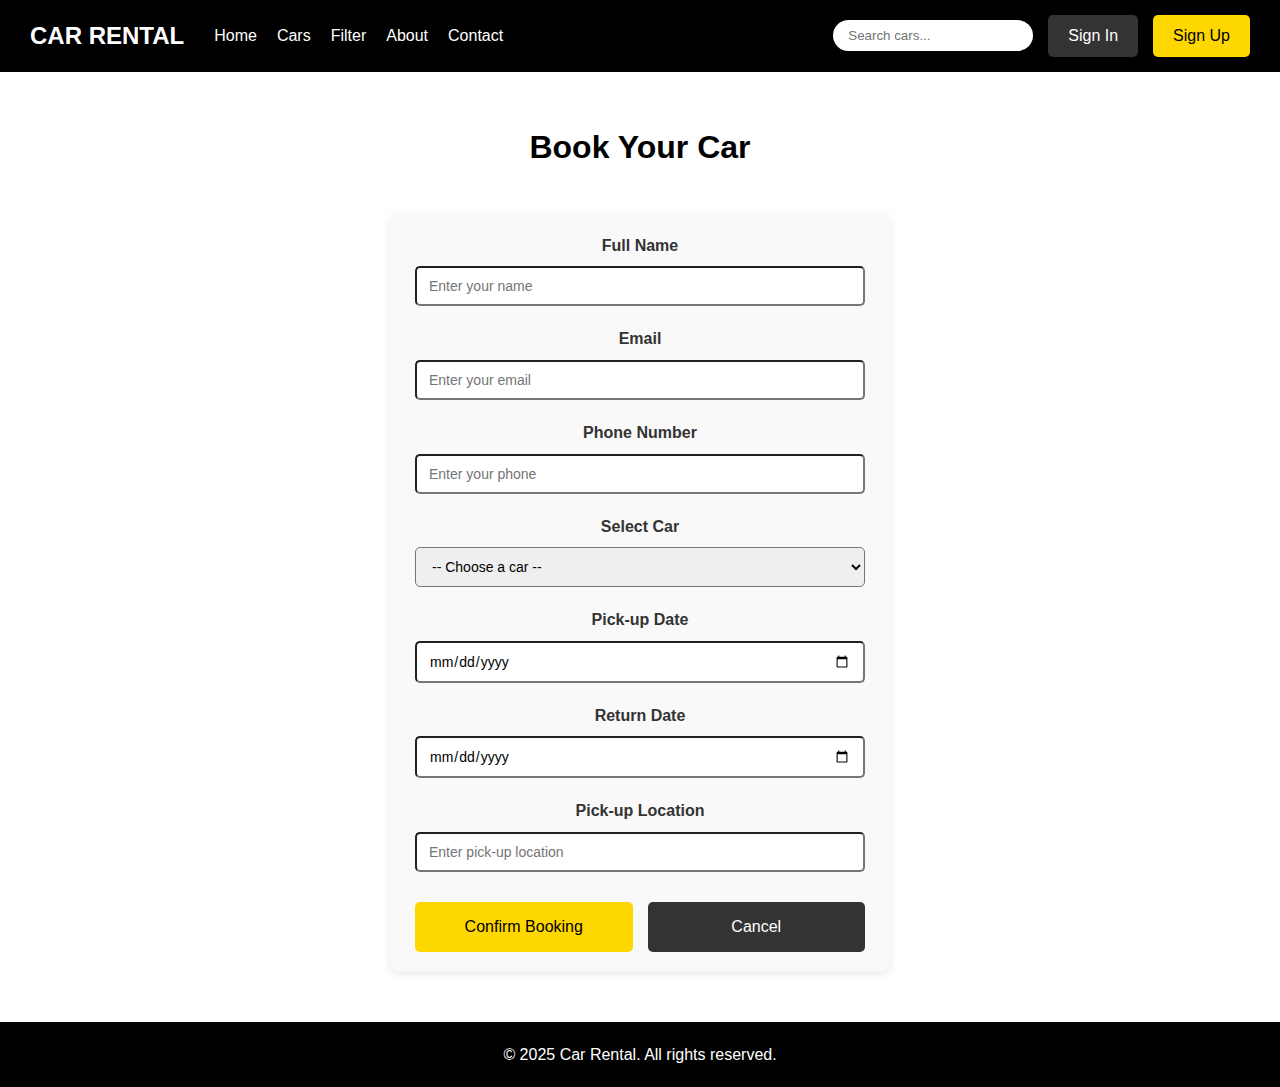
<file: booking.html>
<!DOCTYPE html>
<html lang="en">
<head>
    <meta charset="UTF-8">
    <meta name="viewport" content="width=device-width, initial-scale=1.0">
    <title>Book Car - Car Rental</title>
    <link rel="stylesheet" href="style.css">
</head>
<body>
    <header>
        <nav class="navbar">
            <div class="logo">CAR RENTAL</div>
            <ul class="nav-links">
                <li><a href="index.html">Home</a></li>
                <li><a href="index.html#cars">Cars</a></li>
                <li><a href="filter.html">Filter</a></li>
                <li><a href="index.html#about">About</a></li>
                <li><a href="index.html#contact">Contact</a></li>
            </ul>
            <div class="nav-right">
                <input type="text" placeholder="Search cars..." class="search-box">
                <a href="#signin" class="btn">Sign In</a>
                <a href="#signup" class="btn btn-primary">Sign Up</a>
            </div>
        </nav>
    </header>                                                                

    <section class="booking-page">
        <h2>Book Your Car</h2>
        
        <div class="booking-box">
            <form>
                <div class="form-group">
                    <label>Full Name</label>
                    <input type="text" placeholder="Enter your name" required>
                </div>

                <div class="form-group">
                    <label>Email</label>
                    <input type="email" placeholder="Enter your email" required>
                </div>

                <div class="form-group">
                    <label>Phone Number</label>
                    <input type="tel" placeholder="Enter your phone" required>
                </div>

                <div class="form-group">
                    <label>Select Car</label>
                    <select required>
                        <option value="">-- Choose a car --</option>
                        <option value="sedan">Sedan - $50/day</option>
                        <option value="suv">SUV - $80/day</option>
                        <option value="sports">Sports Car - $150/day</option>
                        <option value="luxury">Luxury Sedan - $120/day</option>
                        <option value="convertible">Convertible - $100/day</option>
                        <option value="electric">Electric Car - $90/day</option>
                    </select>
                </div>

                <div class="form-group">
                    <label>Pick-up Date</label>
                    <input type="date" required>
                </div>

                <div class="form-group">
                    <label>Return Date</label>
                    <input type="date" required>
                </div>

                <div class="form-group">
                    <label>Pick-up Location</label>
                    <input type="text" placeholder="Enter pick-up location" required>
                </div>

                <div class="form-buttons">
                    <button type="submit" class="btn btn-primary">Confirm Booking</button>
                    <a href="index.html" class="btn">Cancel</a>
                </div>
            </form>
        </div>
    </section>

    <footer>
        <p>&copy; 2025 Car Rental. All rights reserved.</p>
    </footer>
</body>
</html>
</file>
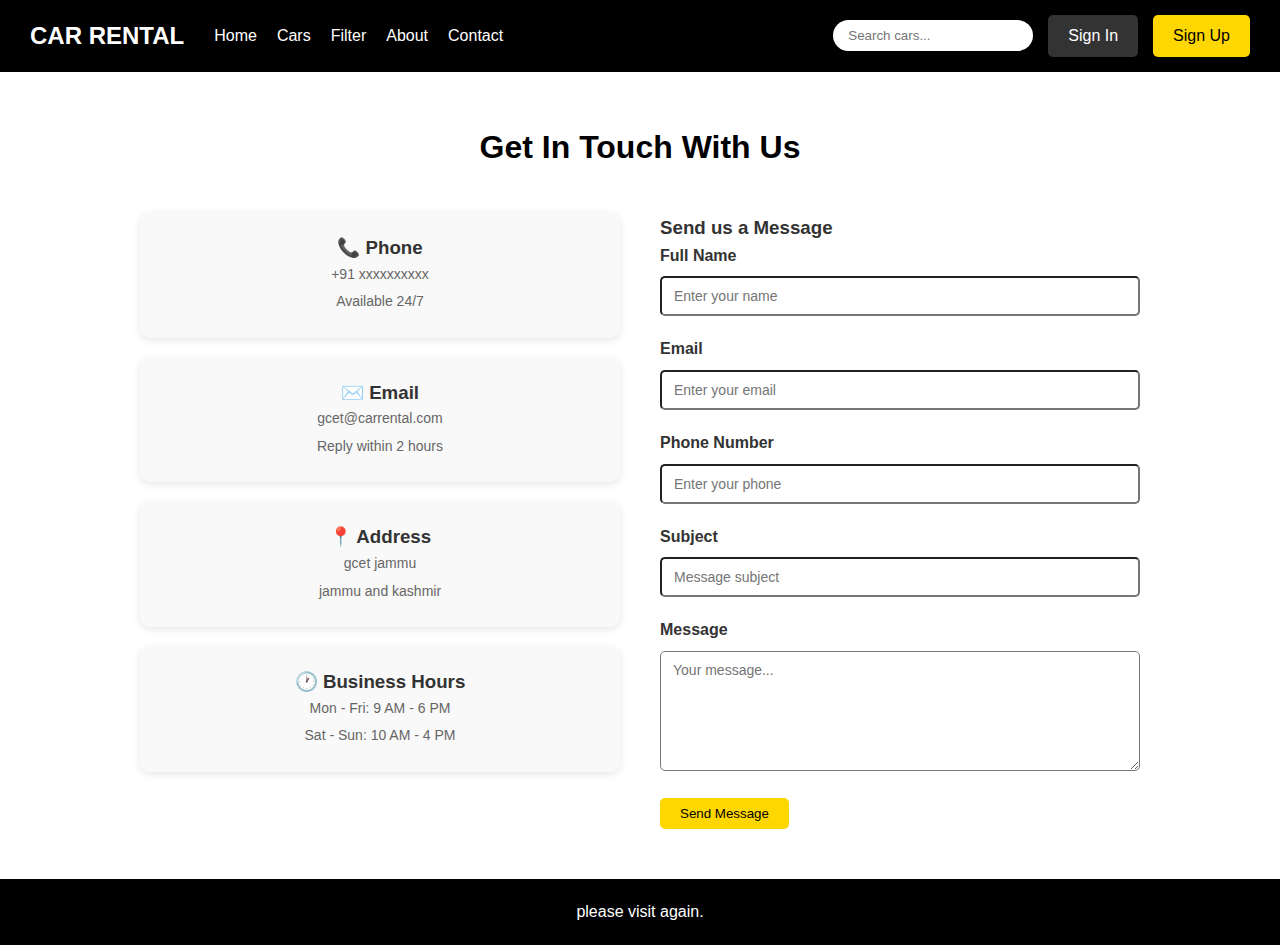
<file: contact.html>
<!DOCTYPE html>
<html lang="en">
<head>
    <meta charset="UTF-8">
    <meta name="viewport" content="width=device-width, initial-scale=1.0">
    <title>Contact Us - Car Rental</title>
    <link rel="stylesheet" href="style.css">
</head>
<body>
    <header>
        <nav class="navbar">
            <div class="logo">CAR RENTAL</div>
            <ul class="nav-links">
                <li><a href="index.html">Home</a></li>
                <li><a href="index.html#cars">Cars</a></li>
                <li><a href="filter.html">Filter</a></li>
                <li><a href="index.html#about">About</a></li>
                <li><a href="contact.html">Contact</a></li>
            </ul>
            <div class="nav-right">
                <input type="text" placeholder="Search cars..." class="search-box">
                <a href="signin.html" class="btn">Sign In</a>
                <a href="#signup" class="btn btn-primary">Sign Up</a>
            </div>
        </nav>
    </header>

    <section class="contact-full-page">
        <h2>Get In Touch With Us</h2>

        <div class="contact-container">
            <!-- Contact Info Cards -->
            <div class="contact-info-full">
                <div class="contact-item-full">
                    <h3>📞 Phone</h3>
                    <p>+91 xxxxxxxxxx </p>
                    <p class="contact-subtext">Available 24/7</p>
                </div>

                <div class="contact-item-full">
                    <h3>✉️ Email</h3>
                    <p>gcet@carrental.com</p>
                    <p class="contact-subtext">Reply within 2 hours</p>
                </div>

                <div class="contact-item-full">
                    <h3>📍 Address</h3>
                    <p>gcet jammu </p>
                    <p>jammu and kashmir</p>
                </div>

                <div class="contact-item-full">
                    <h3>🕐 Business Hours</h3>
                    <p>Mon - Fri: 9 AM - 6 PM</p>
                    <p>Sat - Sun: 10 AM - 4 PM</p>
                </div>
            </div>

            <!-- Contact Form -->
            <div class="contact-form-container">
                <h3>Send us a Message</h3>
                <form class="contact-form" action="#" method="POST">
                    <div class="form-group">
                        <label for="name">Full Name</label>
                        <input type="text" id="name" name="name" placeholder="Enter your name" required>
                    </div>

                    <div class="form-group">
                        <label for="email">Email</label>
                        <input type="email" id="email" name="email" placeholder="Enter your email" required>
                    </div>

                    <div class="form-group">
                        <label for="phone">Phone Number</label>
                        <input type="tel" id="phone" name="phone" placeholder="Enter your phone" required>
                    </div>

                    <div class="form-group">
                        <label for="subject">Subject</label>
                        <input type="text" id="subject" name="subject" placeholder="Message subject" required>
                    </div>

                    <div class="form-group">
                        <label for="message">Message</label>
                        <textarea id="message" name="message" placeholder="Your message..." required></textarea>
                    </div>

                    <button type="submit" class="btn btn-primary">Send Message</button>
                </form>
            </div>
        </div>
    </section>

    <footer>
        <p>please visit again.</p>
    </footer>
</body>
</html>
</file>
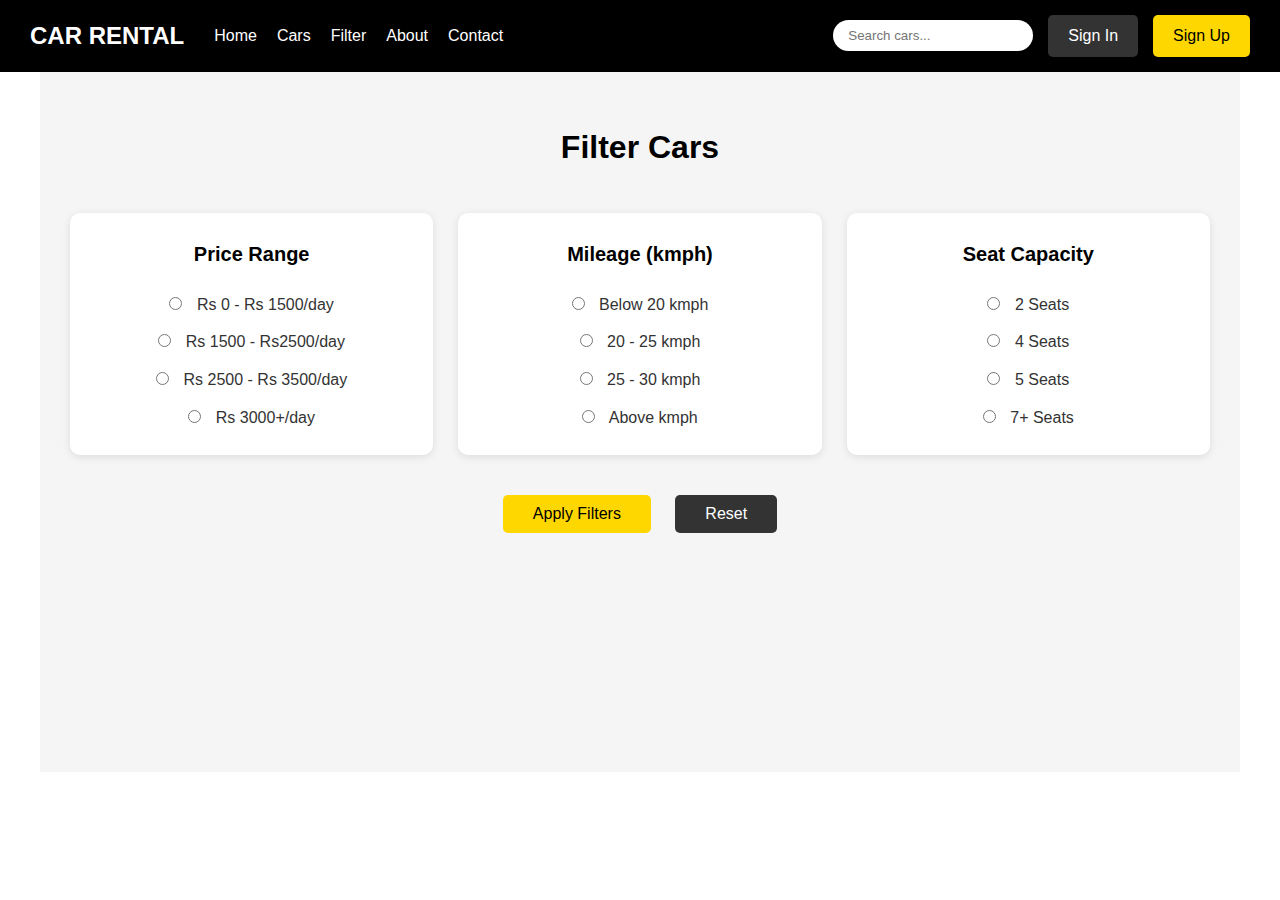
<file: filter.html>
<!DOCTYPE html>
<html lang="en">
<head>
    <meta charset="UTF-8">
    <meta name="viewport" content="width=device-width, initial-scale=1.0">
    <title>Filter Cars - Car Rental</title>
    <link rel="stylesheet" href="style.css">
</head>
<body>
    <header>
        <nav class="navbar">
            <div class="logo">CAR RENTAL</div>
            <ul class="nav-links">
                <li><a href="index.html">Home</a></li>
                <li><a href="index.html#cars">Cars</a></li>
                <li><a href="filter.html">Filter</a></li>
                <li><a href="index.html#about">About</a></li>
                <li><a href="index.html#contact">Contact</a></li>
            </ul>
            <div class="nav-right">
                <input type="text" placeholder="Search cars..." class="search-box">
                <a href="#signin" class="btn">Sign In</a>
                <a href="#signup" class="btn btn-primary">Sign Up</a>
            </div>
        </nav>
    </header>

    <section class="filter-page">
        <h2>Filter Cars</h2>
        
        <div class="filter-cards">
            <div class="filter-card">
                <h3>Price Range</h3>
                <label>
                    <input type="radio" name="price"> Rs 0 - Rs 1500/day
                </label>
                <label>
                    <input type="radio" name="price"> Rs 1500 - Rs2500/day
                </label>
                <label>
                    <input type="radio" name="price"> Rs 2500 - Rs 3500/day
                </label>
                <label>
                    <input type="radio" name="price"> Rs 3000+/day
                </label>
            </div>

            <div class="filter-card">
                <h3>Mileage (kmph)</h3>
                <label>
                    <input type="radio" name="mileage"> Below 20 kmph
                </label>
                <label>
                    <input type="radio" name="mileage"> 20 - 25 kmph
                </label>
                <label>
                    <input type="radio" name="mileage"> 25 - 30 kmph
                </label>
                <label>
                    <input type="radio" name="mileage"> Above kmph
                </label>
            </div>

            <div class="filter-card">
                <h3>Seat Capacity</h3>
                <label>
                    <input type="radio" name="seats"> 2 Seats
                </label>
                <label>
                    <input type="radio" name="seats"> 4 Seats
                </label>
                <label>
                    <input type="radio" name="seats"> 5 Seats
                </label>
                <label>
                    <input type="radio" name="seats"> 7+ Seats
                </label>
            </div>
        </div>

        <div class="filter-buttons">
            <button class="btn btn-primary">Apply Filters</button>
            <button class="btn">Reset</button>
        </div>
<!-- 
        <div class="filtered-results">
            <h3>Available Cars</h3>
            <div class="car-grid">
                <div class="car-card">
                    <img src="https://images.unsplash.com/photo-1542362567-b07e54358753?w=400" alt="Sedan">
                    <h3>Sedan</h3>
                    <p class="price">Rs2000/day</p>
                    <p class="mileage">25 kmph</p>
                    <p class="seats">4 Seats</p>
                    <a href="booking.html" class="btn">Book Now</a>
                </div>
                <div class="car-card">
                    <img src="https://images.unsplash.com/photo-1519641471654-76ce0107ad1b?w=400" alt="SUV">
                    <h3>SUV</h3>
                    <p class="price">Rs 8000/day</p>
                    <p class="mileage">20 kmph</p>
                    <p class="seats">7 Seats</p>
                    <a href="booking.html" class="btn">Book Now</a>
                </div>
                <div class="car-card">
                    <img src="https://images.unsplash.com/photo-1503376780353-7e6692767b70?w=400" alt="Sports Car">
                    <h3>Sports Car</h3>
                    <p class="price">Rs1500/day</p>
                    <p class="mileage">18 kmph</p>
                    <p class="seats">2 Seats</p>
                    <a href="booking.html" class="btn">Book Now</a>
                </div>
                <div class="car-card">
                    <img src="https://images.unsplash.com/photo-1552519507-da3b142c6e3d?w=400" alt="Luxury Sedan">
                    <h3>Luxury Sedan</h3>
                    <p class="price">Rs3000/day</p>
                    <p class="mileage">12 kmph</p>
                    <p class="seats">4 Seats</p>
                    <a href="booking.html" class="btn">Book Now</a>
                </div>
                <div class="car-card">
                    <img src="https://images.unsplash.com/photo-1533473359331-0135ef1b58bf?w=400" alt="Convertible">
                    <h3>Convertible</h3>
                    <p class="price">Rs1000/day</p>
                    <p class="mileage">10 kmph</p>
                    <p class="seats">2 Seats</p>
                    <a href="booking.html" class="btn">Book Now</a>
                </div>
                <div class="car-card">
                    <img src="https://images.unsplash.com/photo-1580273916550-e323be2ae537?w=400" alt="Electric Car">
                    <h3>Electric Car</h3>
                    <p class="price">Rs9000/day</p>
                    <p class="mileage"> 450 km/charge </p>
                    <p class="seats">5 Seats</p>
                    <a href="booking.html" class="btn">Book Now</a>
                </div>
            </div>
        </div>
    </section>

    <footer>
        <p> please visit us again</p>
    </footer>
</body>
</html> -->
</file>
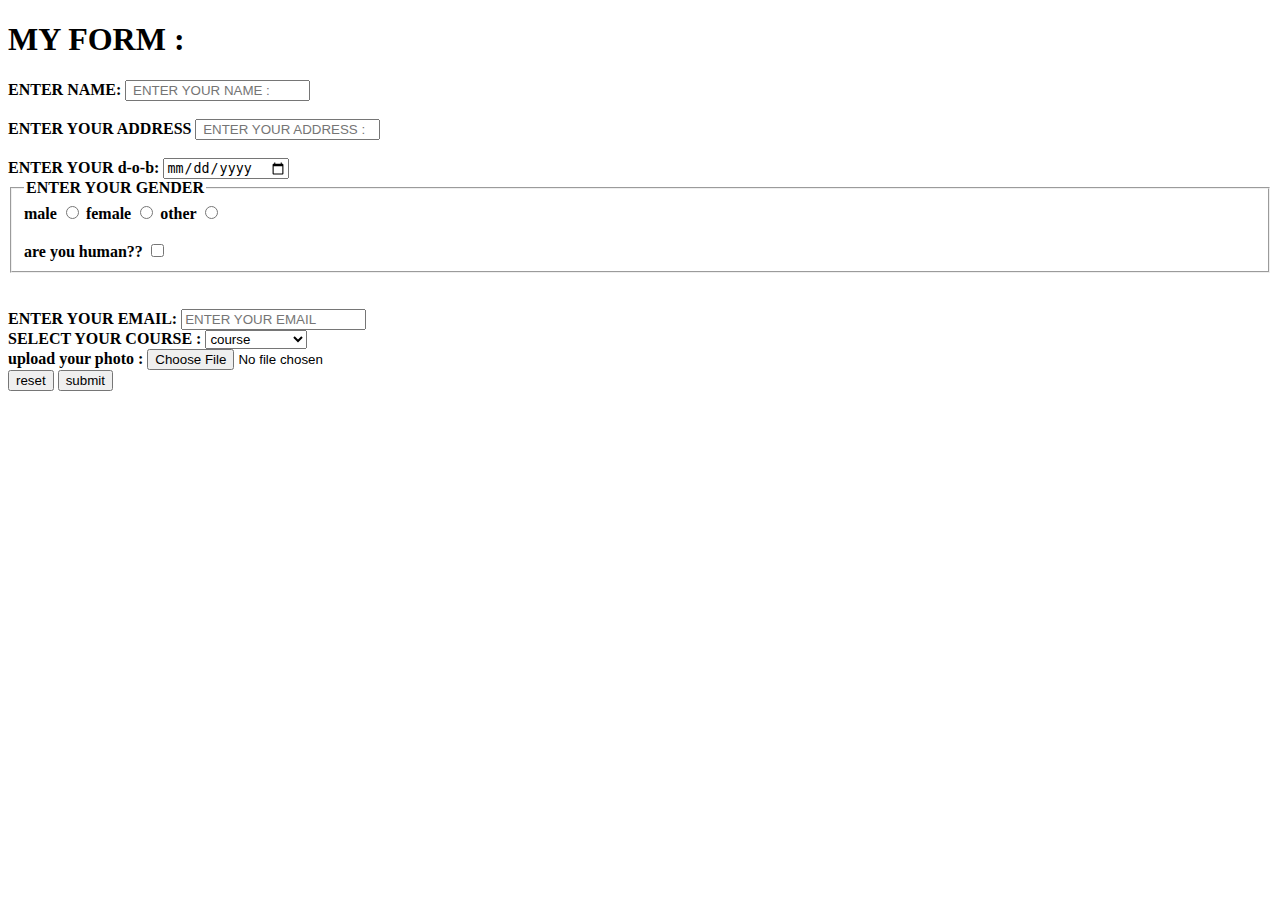
<file: form2.html>
<!DOCTYPE html>
<html lang="en">
<head>
    <meta charset="UTF-8">
    <meta name="viewport" content="width=device-width, initial-scale=1.0">
    <title>form </title>
    
</head>
<body>
    <h1> MY FORM :</h1>
    <form action="/cbku."  enctype="application/x-www-form-urlencoded" method="post">
    <div>
        <label for="name"> <b>ENTER NAME:</label>
        <input type="text" name="name" placeholder=" ENTER YOUR NAME :" id="name" minlength="5">
        <br><br>
<label for="address"> <b>ENTER YOUR ADDRESS</b></label>
        <input type="text" name="address" placeholder=" ENTER YOUR ADDRESS :" id="address">
        <br><br>
<label for="dob"> <b>ENTER YOUR d-o-b:</b></label>
        <input type="date" name="date" id="dob">
 <div>    
<fieldset>
    <legend> ENTER YOUR GENDER</legend>

<label for="gender"> male</label>

        <input type="radio" name="gender" id="gender" value="male">
        <label for="gender2"> female</label>
   <input type="radio" name="gender" id="gender2" value="female">
   <label for="gender3"> other</label>
    <input type="radio" name="gender" id="gender3" value="other">
    <br><br>
    
<label for="human"> are you human??</label>
<input type="checkbox" name="question" id="human" value="human">
</fieldset>

</div>
<br><br>
<label for="mail"> <b>ENTER YOUR EMAIL:</b></label>
    

<input type="email" name="email" id="mail" placeholder="ENTER YOUR EMAIL">
<div>
    <label for="course"> <b>SELECT YOUR COURSE : </label>
    <select name="course" id="course"> 
<option value="" disabled selected> course</option>
        <option value="arts"><b>ARTS</b></option>
          <option value="btech"><b>BTECH</b></option>
            <option value="commerce"><b>COMMERCE</b></option>
              <option value="law"><b>LAW</b></option>
    </select>

</div>

<label for="photo"> upload your photo :</label>
<input type ="file" name="photo" id="photo">






<div> 
    <button type="reset"> reset</button>
    <button type="submit"> submit</button>

</div>











    </div>
    </form>
</body>
</html>
</file>
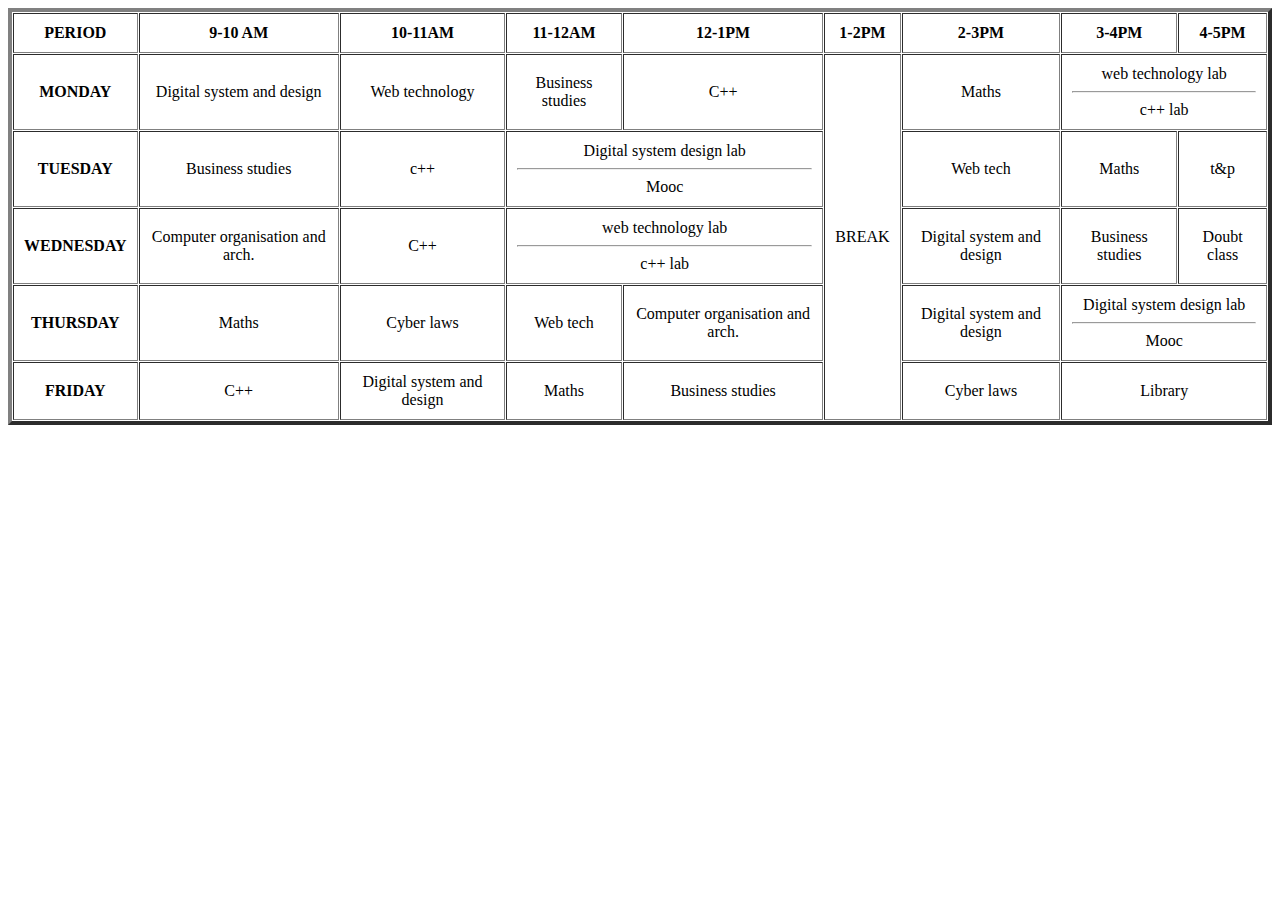
<file: table.html>
<!DOCTYPE html>
<html lang="en">
<head>
    <meta charset="UTF-8">
    <meta name="viewport" content="width=device-width, initial-scale=1.0">
    <title>  TIMETABLE HTML</title>
    
    
  
     

</head>

  

<body> 
  <table height ="400px"  width="100%" border="4px" cellspacing="1" cellpadding="10px" >
        <thead >
            <tr>
                <th> PERIOD
                </th>
                <th>  
                  9-10 AM </th>
                 <th>  10-11AM </th>
                  <th> 11-12AM</th>
                <th> 12-1PM </th>
                 <th>  1-2PM </th>
                  <th> 2-3PM</th>
                <th> 3-4PM </th>
             <th> 4-5PM</th>

            </tr>
        </thead>
            <tbody  align=" center">

            <tr >

                <td ><b> MONDAY</b> </td>
                <td >  Digital system and design </td>
                <td>  Web technology </td>
                <td > Business studies </td>
                <td > C++  </td>
                <td rowspan="6"> BREAK  </td>
                <td >Maths </td>
                <td  colspan="2"> web technology lab
                  <hr>  
                  c++ lab
                 </td>
            
              
    
            </tr>
            <tr >
                  <td > <b> TUESDAY </td>
                <td > Business studies </td>
                <td>  c++ </td>
                <td  colspan="2"> Digital system design lab <hr>
                  Mooc
                 </td>
                <td > Web tech  </td>
                <td>  Maths </td>
                <td > t&p </td>
                
            </tr>
<tr >  
  <td > <b> WEDNESDAY</b></td>
                <td > Computer organisation and arch.   </td>
                <td  >C++  </td>
                <td colspan="2"> web technology lab <hr>
                c++ lab </td>
                <td >Digital system and design  </td>
                <td > Business studies </td>
                <td> Doubt class </td>
                
                
</tr>
<tr >

    <td ><b> THURSDAY</b> </td>
                <td > Maths </td>
                <td>  Cyber laws </td>
                <td >  Web tech</td>
                <td >  Computer organisation and arch. </td>
                <td>  Digital system and design </td>
                <td  colspan="2">Digital system design lab <hr>
                   Mooc</td>
               
</tr>
<tr>  
   <td ><b> FRIDAY</b> </td>
                <td > C++ </td>
                <td> Digital  system and design  </td>
                <td > Maths </td>
                <td >  Business studies </td>
                <td>  Cyber laws </td>
                <td  colspan="2">  Library</td>
               </tr>


            </tbody>
       







</table>






</body>
</html>
</file>
<file: style.css>
* {
  margin: 0;
  padding: 0;
  box-sizing: border-box;
}

body {
  font-family: Arial, sans-serif;
  line-height: 1.6;
  color: #333;
}

.navbar {
  background-color: #000;
  color: white;
  display: flex;
  align-items: center;
  padding: 15px 30px;
  position: sticky;
  top: 0;
  z-index: 100;
  flex-wrap: wrap;
  justify-content: space-between;
}

.logo {
  font-size: 24px;
  font-weight: bold;
  margin-right: 30px;
  flex-shrink: 0;
}

.nav-links {
  list-style: none;
  display: flex;
  gap: 20px;
  flex-wrap: wrap;
  margin: 0;
  padding: 0;
}

.nav-links a {
  color: white;
  text-decoration: none;
  font-size: 16px;
  transition: color 0.3s;
}

.nav-links a:hover {
  color: #ffd700;
}

.nav-right {
  margin-left: auto;
  display: flex;
  align-items: center;
  gap: 15px;
  flex-wrap: wrap;
}

.search-box {
  padding: 8px 15px;
  border-radius: 20px;
  border: none;
  outline: none;
  width: 200px;
  max-width: 100%;
}

.btn, .nav-links a {
  cursor: pointer;
}

.btn {
  padding: 8px 20px;
  border-radius: 5px;
  background-color: #333;
  color: white;
  transition: background-color 0.3s;
  border: none;
  text-decoration: none;
  display: inline-block;
  text-align: center;
}

.btn:hover {
  background-color: #555;
}

.btn-primary {
  background-color: #ffd700;
  color: #000;
}

.btn-primary:hover {
  background-color: #ffed4e;
}

.hero {
  display: flex;
  gap: 30px;
  padding: 50px 30px;
  background-color: #f5f5f5;
  flex-wrap: wrap;
}

.hero-image, .hero-card {
  flex: 1 1 300px;
}

.hero-image img {
  width: 100%;
  border-radius: 10px;
  box-shadow: 0 4px 8px rgba(0,0,0,0.2);
}

.hero-card {
  background-color: white;
  padding: 30px;
  border-radius: 10px;
  box-shadow: 0 4px 8px rgba(0,0,0,0.1);
}

.hero-card h2 {
  margin-bottom: 15px;
  font-size: 28px;
  font-weight: bold;
}

.hero-card p {
  margin-bottom: 15px;
  color: #666;
}

.cars-section, .about-section, .contact-section, .filter-page, .booking-page, .contact-full-page {
  padding: 50px 30px;
}

.cars-section {
  background-color: white;
}

.cars-section h2, .about-section h2, .contact-section h2, .filter-page h2, .booking-page h2, .contact-full-page h2 {
  text-align: center;
  margin-bottom: 40px;
  font-size: 32px;
  font-weight: bold;
  color: #000;
}

.car-grid, .filter-cards, .filtered-results .car-grid {
  display: grid;
  grid-template-columns: repeat(auto-fit, minmax(280px, 1fr));
  gap: 30px;
}

.car-card, .filter-card, .booking-box, .contact-item-full {
  background-color: #f9f9f9;
  padding: 20px 25px;
  border-radius: 10px;
  box-shadow: 0 2px 8px rgba(0,0,0,0.1);
  text-align: center;
  transition: transform 0.3s;
}

.car-card:hover, .contact-item-full:hover {
  transform: translateY(-5px);
  box-shadow: 0 5px 15px rgba(0,0,0,0.2);
}

.car-card img {
  width: 100%;
  height: 200px;
  object-fit: cover;
  border-radius: 8px;
  margin-bottom: 15px;
}

.car-card h3 {
  margin-bottom: 10px;
  font-size: 22px;
  font-weight: bold;
}

.car-card .price {
  font-size: 20px;
  color: #ffd700;
  font-weight: bold;
  margin-bottom: 5px;
}

.car-card .mileage, .car-card .seats,
.contact-item h3, .contact-item p, .contact-item-full p,
.about-section p, .contact-section p {
  color: #666;
  margin-bottom: 5px;
  font-size: 14px;
  line-height: 1.6;
}

/* Updated Filter Page Styles */
.filter-page {
  background-color: #f5f5f5;
  min-height: calc(100vh - 200px);
  max-width: 1200px;
  margin: 0 auto;
  padding: 50px 30px;
}

.filter-cards {
  display: grid;
  grid-template-columns: repeat(auto-fit, minmax(300px, 1fr));
  gap: 25px;
  margin-bottom: 40px;
  width: 100%;
}

.filter-card {
  background-color: white;
  padding: 25px;
  border-radius: 10px;
  box-shadow: 0 2px 8px rgba(0,0,0,0.1);
  display: flex;
  flex-direction: column;
  gap: 12px;
}

.filter-card h3 {
  font-size: 20px;
  font-weight: bold;
  color: #000;
  margin-bottom: 10px;
}

.filter-card label {
  font-size: 16px;
  color: #333;
  cursor: pointer;
  margin: 0;
  display: block;
}

.filter-card input[type="radio"] {
  margin-right: 10px;
  cursor: pointer;
}

.filter-buttons {
  text-align: center;
  margin-bottom: 40px;
}

.filter-buttons button {
  margin: 0 10px;
  padding: 10px 30px;
  font-size: 16px;
}

.filtered-results {
  max-width: 1200px;
  margin: 0 auto;
  width: 100%;
}

.filtered-results .car-grid {
  display: grid;
  grid-template-columns: repeat(auto-fit, minmax(300px, 1fr));
  gap: 30px;
}

.booking-box {
  max-width: 500px;
  margin: 0 auto;
}

.form-group {
  margin-bottom: 20px;
}

.form-group label {
  display: block;
  margin-bottom: 8px;
  font-weight: bold;
  color: #333;
  font-size: 16px;
}

.form-group input,
.form-group select,
.contact-form .form-group input,
.contact-form .form-group textarea {
  width: 100%;
  padding: 10px 12px;
  border: 1-2px solid #ddd;
  border-radius: 5px;
  font-size: 14px;
  box-sizing: border-box;
  font-family: Arial, sans-serif;
  transition: all 0.3s;
}

.form-group input:hover,
.form-group select:hover,
.contact-form .form-group input:hover,
.contact-form .form-group textarea:hover {
  border-color: #ffd700;
  background-color: #f9f9f9;
}

.form-group input:focus,
.form-group select:focus,
.contact-form .form-group input:focus,
.contact-form .form-group textarea:focus {
  outline: none;
  border-color: #ffd700;
  box-shadow: 0 0 5px rgba(255, 215, 0, 0.3);
}

.contact-form textarea {
  resize: vertical;
  min-height: 120px;
}

.form-buttons {
  display: flex;
  gap: 15px;
  margin-top: 30px;
}

.form-buttons button,
.form-buttons a {
  flex: 1;
  padding: 12px;
  text-align: center;
  font-size: 16px;
  text-decoration: none;
}

.contact-container {
  max-width: 1000px;
  margin: 0 auto;
  display: grid;
  grid-template-columns: 1fr 1fr;
  gap: 40px;
}

.contact-info-full {
  display: flex;
  flex-direction: column;
  gap: 20px;
}

footer {
  background-color: #000;
  color: white;
  text-align: center;
  padding: 20px;
}

/* Responsive Media Query */
@media (max-width: 768px) {
  .navbar {
    flex-wrap: wrap;
    justify-content: center;
    padding: 10px 15px;
  }

  .logo {
    flex-basis: 100%;
    text-align: center;
    margin-bottom: 10px;
  }

  .nav-links {
    flex-basis: 100%;
    display: flex;
    justify-content: center;
    gap: 15px;
    margin-bottom: 10px;
  }

  .nav-right {
    flex-basis: 100%;
    display: flex;
    justify-content: center;
    gap: 10px;
  }

  .nav-links a {
    font-size: 14px;
  }

  .search-box {
    width: 100%;
    max-width: 300px;
  }

  .car-grid,
  .filter-cards,
  .filtered-results .car-grid {
    grid-template-columns: 1fr;
  }

  .hero {
    flex-direction: column;
    gap: 20px;
  }

  .hero-image, .hero-card {
    flex: 1 1 100%;
  }

  .contact-container {
    grid-template-columns: 1fr;
  }

  .contact-full-page, .contact-item-full, .contact-form-container {
    padding: 20px !important;
  }

  .form-buttons {
    flex-direction: column;
  }
}
</file>
